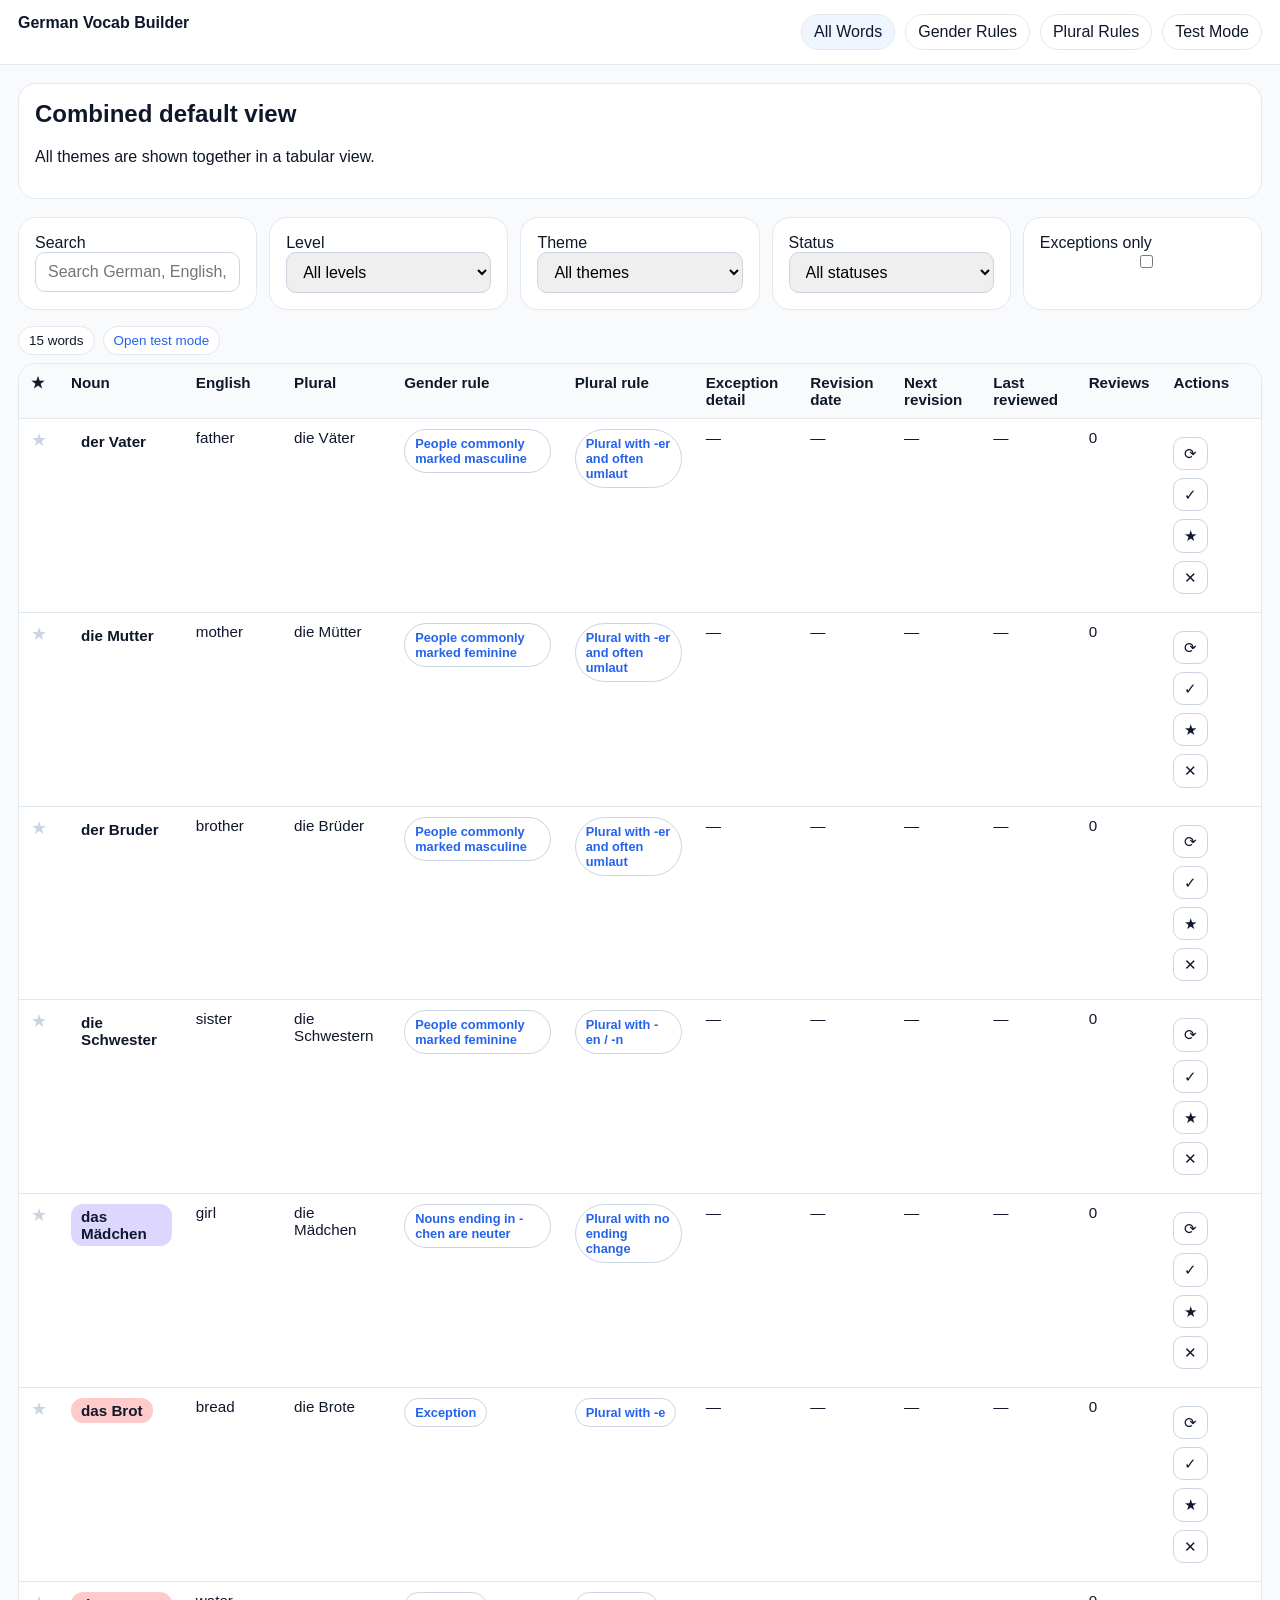
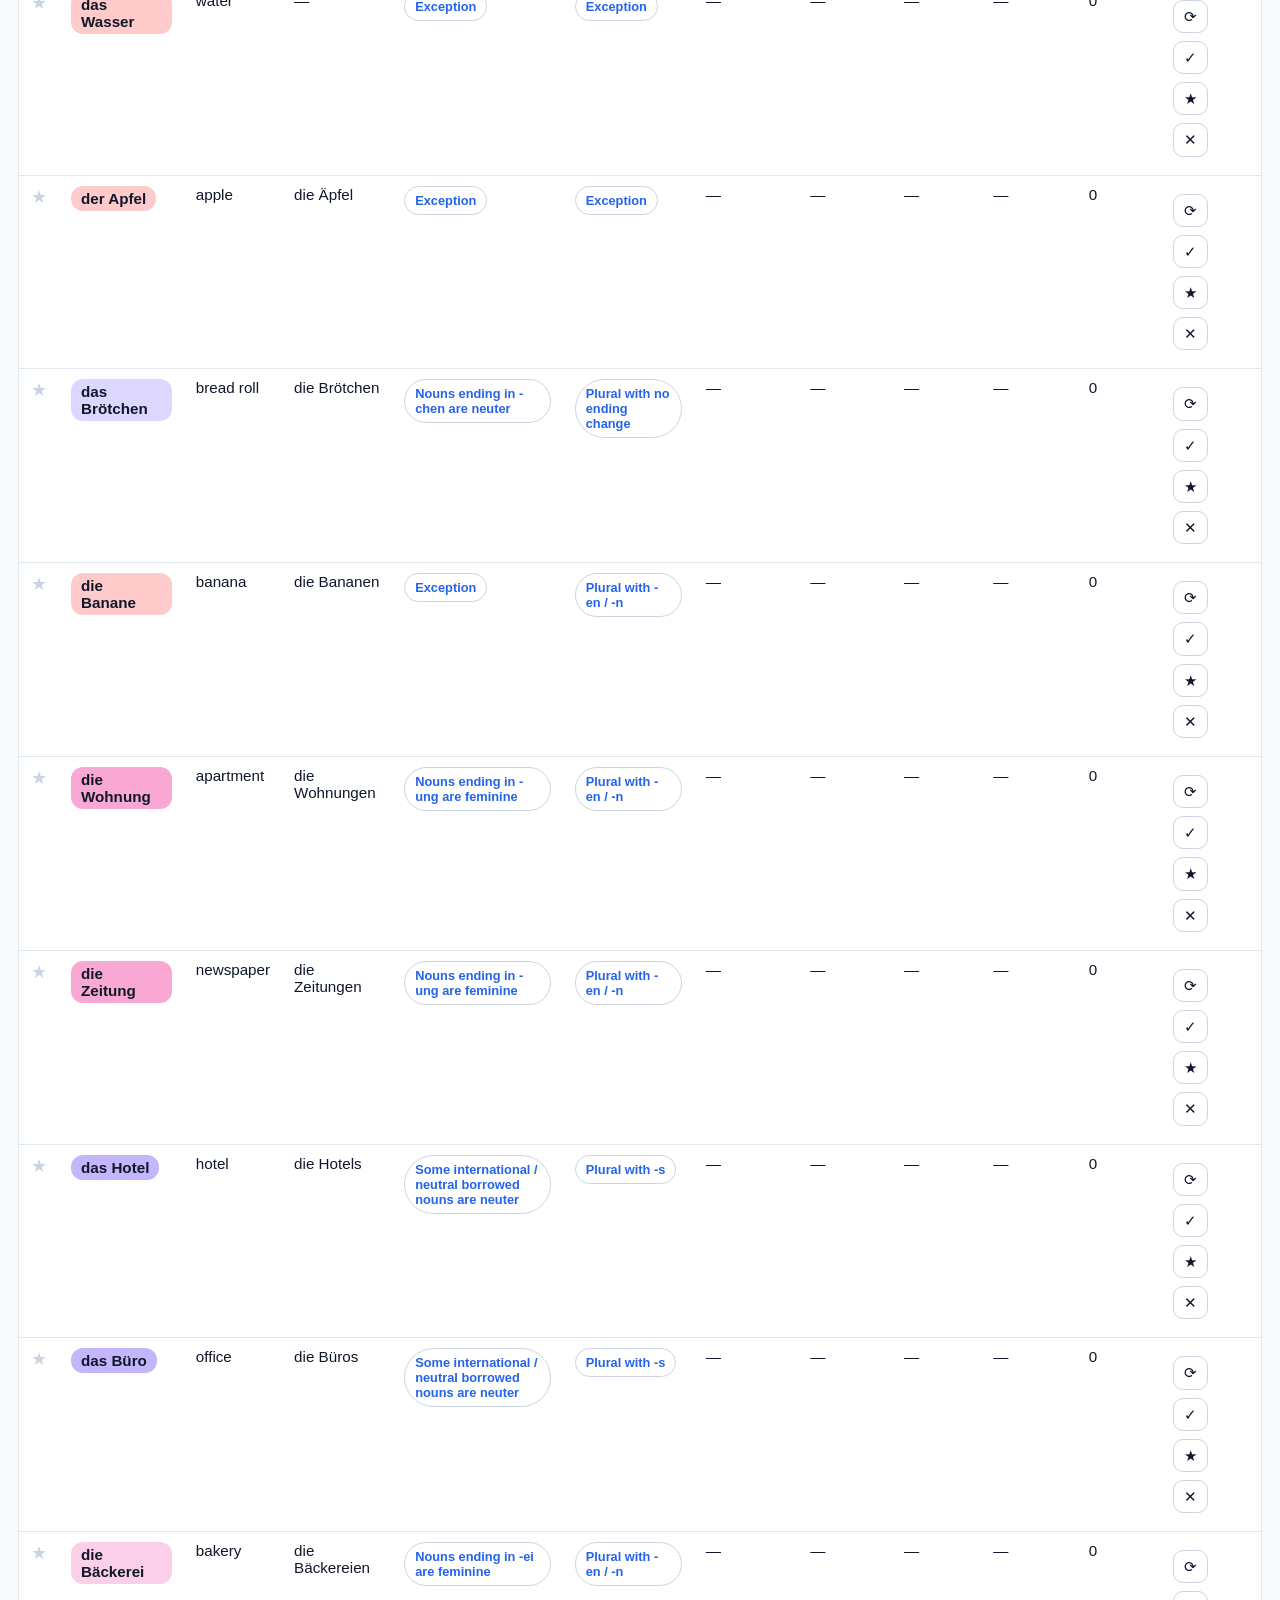
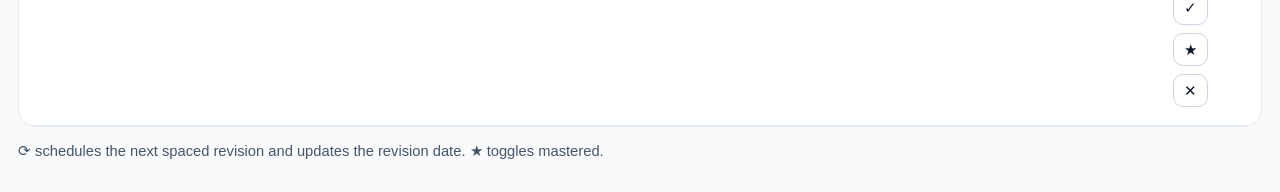
<file: index.html>
<!doctype html>
<html>
<head>
  <meta charset="utf-8">
  <meta name="viewport" content="width=device-width,initial-scale=1">
  <title>German Vocab Builder</title>
  <link rel="stylesheet" href="assets/style.css">
</head>
<body>
<header>
  <div class="topbar">
    <div class="brand">German Vocab Builder</div>
    <nav class="nav">
  <a class="active" href="index.html">All Words</a>
  <a href="gender-rules.html">Gender Rules</a>
  <a href="plural-rules.html">Plural Rules</a>
  <a href="test.html">Test Mode</a>
</nav>
  </div>
</header>

<main>
  <section class="hero">
    <h1 style="margin-top:0">Combined default view</h1>
    <p>All themes are shown together in a tabular view.</p>
  </section>

  <section class="controls">
    <div class="control">
      <label>Search</label>
      <input id="searchInput" placeholder="Search German, English, plural, exception">
    </div>

    <div class="control">
      <label>Level</label>
      <select id="levelFilter">
        <option value="">All levels</option>
        <option value="A1">A1</option>
        <option value="A2">A2</option>
        <option value="B1">B1</option>
      </select>
    </div>

    <div class="control">
      <label>Theme</label>
      <select id="themeFilter">
        <option value="">All themes</option>
      </select>
    </div>

    <div class="control">
      <label>Status</label>
      <select id="statusFilter">
        <option value="">All statuses</option>
        <option value="revision">Marked for revision</option>
        <option value="due">Due today / overdue</option>
        <option value="mastered">Mastered</option>
        <option value="new">New</option>
      </select>
    </div>

    <div class="control">
      <label>Exceptions only</label>
      <input id="exceptionOnly" type="checkbox">
    </div>
  </section>

  <div class="stats">
    <div class="stat" id="resultsCount">0 words</div>
    <div class="stat"><a href="test.html">Open test mode</a></div>
  </div>

  <section id="tableHost"></section>

  <p class="small">⟳ schedules the next spaced revision and updates the revision date. ★ toggles mastered.</p>
</main>

<script src="assets/app.js"></script>
<script src="assets/index.js"></script>
</body>
</html>
</file>
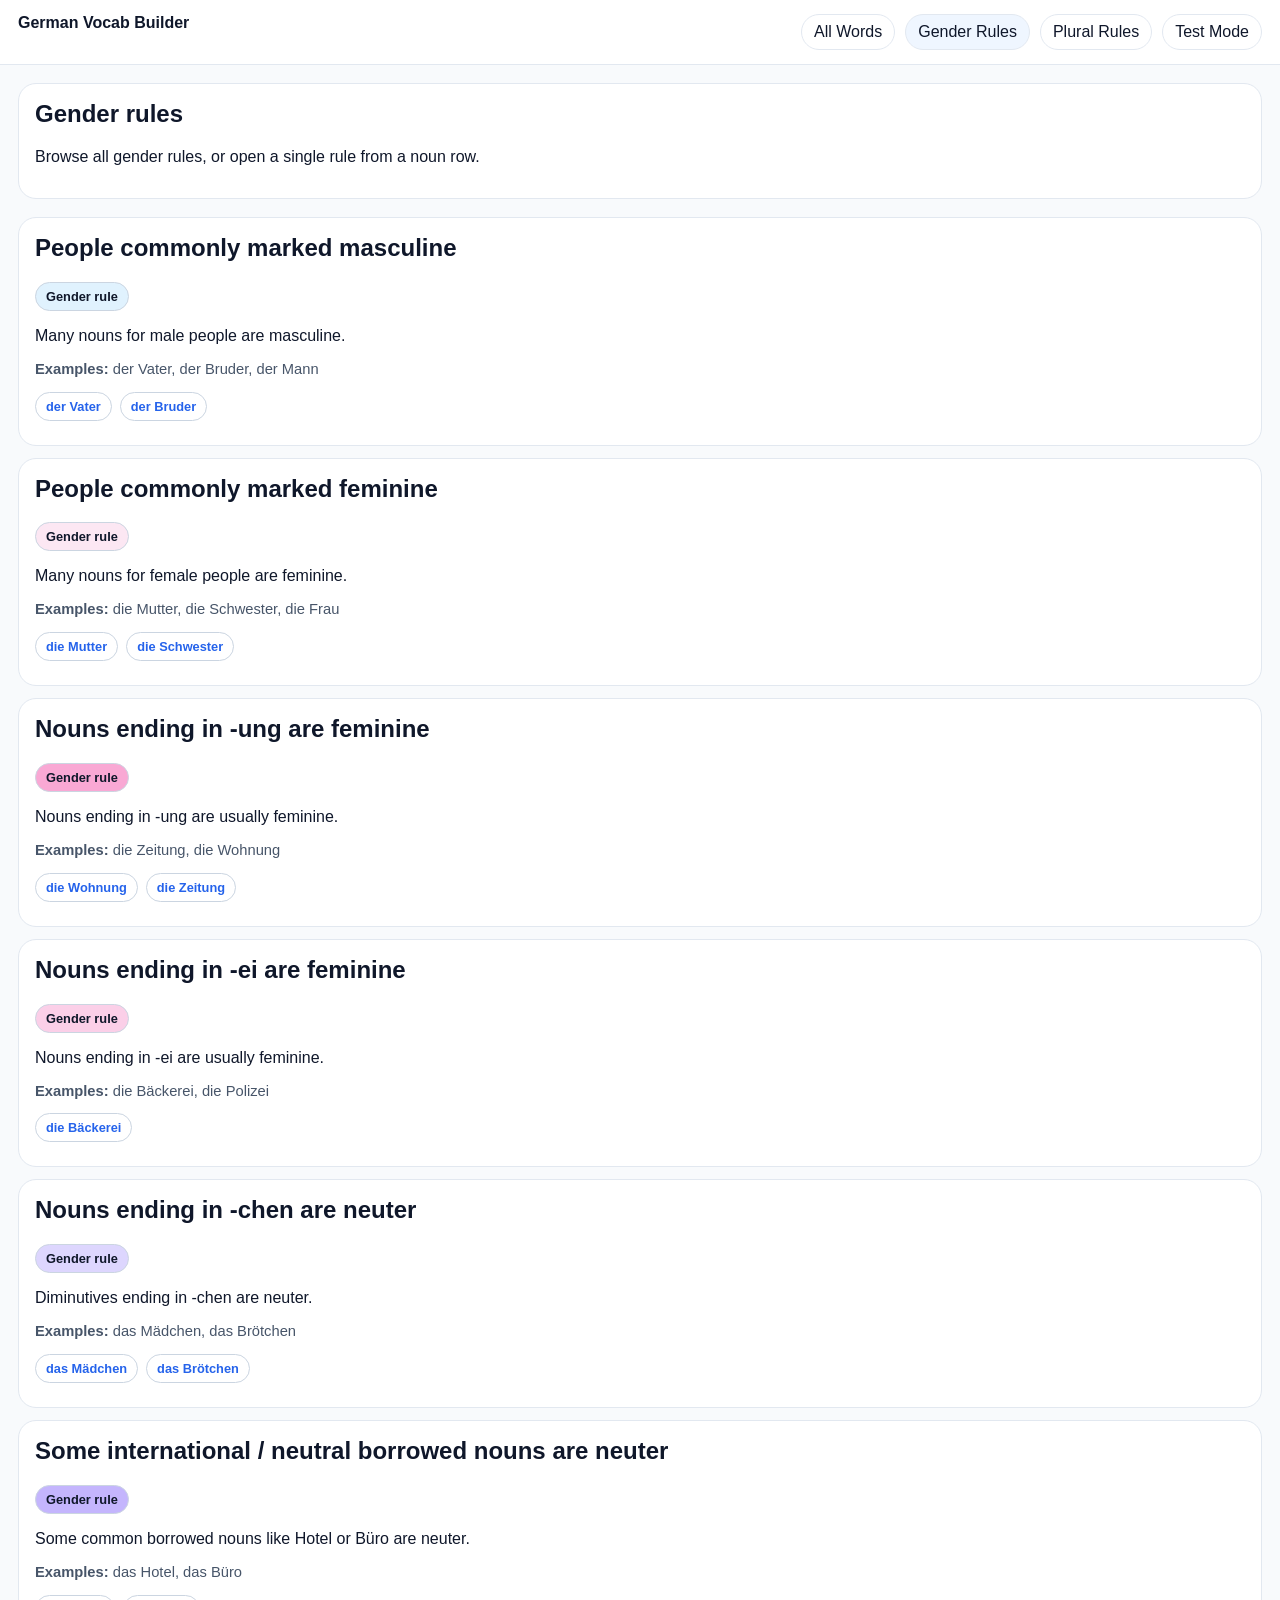
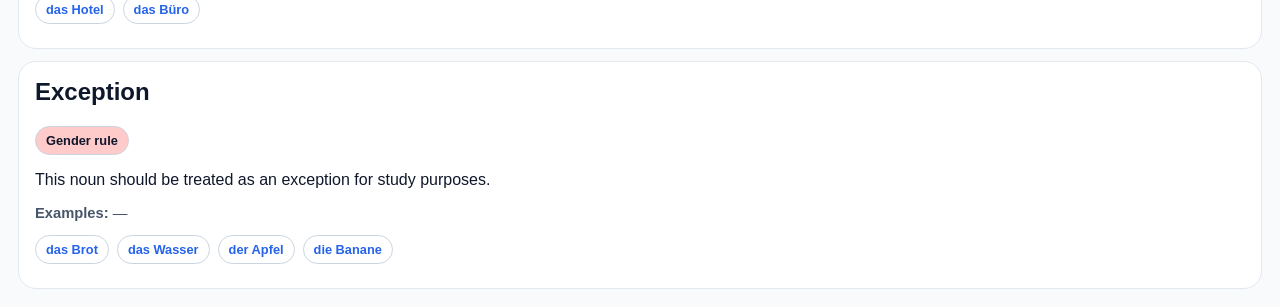
<file: gender-rules.html>
<!doctype html>
<html>
<head>
  <meta charset="utf-8">
  <meta name="viewport" content="width=device-width,initial-scale=1">
  <title>Gender Rules</title>
  <link rel="stylesheet" href="assets/style.css">
</head>
<body>
<header>
  <div class="topbar">
    <div class="brand">German Vocab Builder</div>
    <nav class="nav">
      <a href="index.html">All Words</a>
      <a class="active" href="gender-rules.html">Gender Rules</a>
      <a href="plural-rules.html">Plural Rules</a>
      <a href="test.html">Test Mode</a>
    </nav>
  </div>
</header>

<main>
  <section class="hero">
    <h1 style="margin-top:0">Gender rules</h1>
    <p>Browse all gender rules, or open a single rule from a noun row.</p>
  </section>

  <section id="rulesList" class="table-like"></section>
</main>

<script src="assets/app.js"></script>
<script src="assets/gender-rules.js"></script>
</body>
</html>
</file>
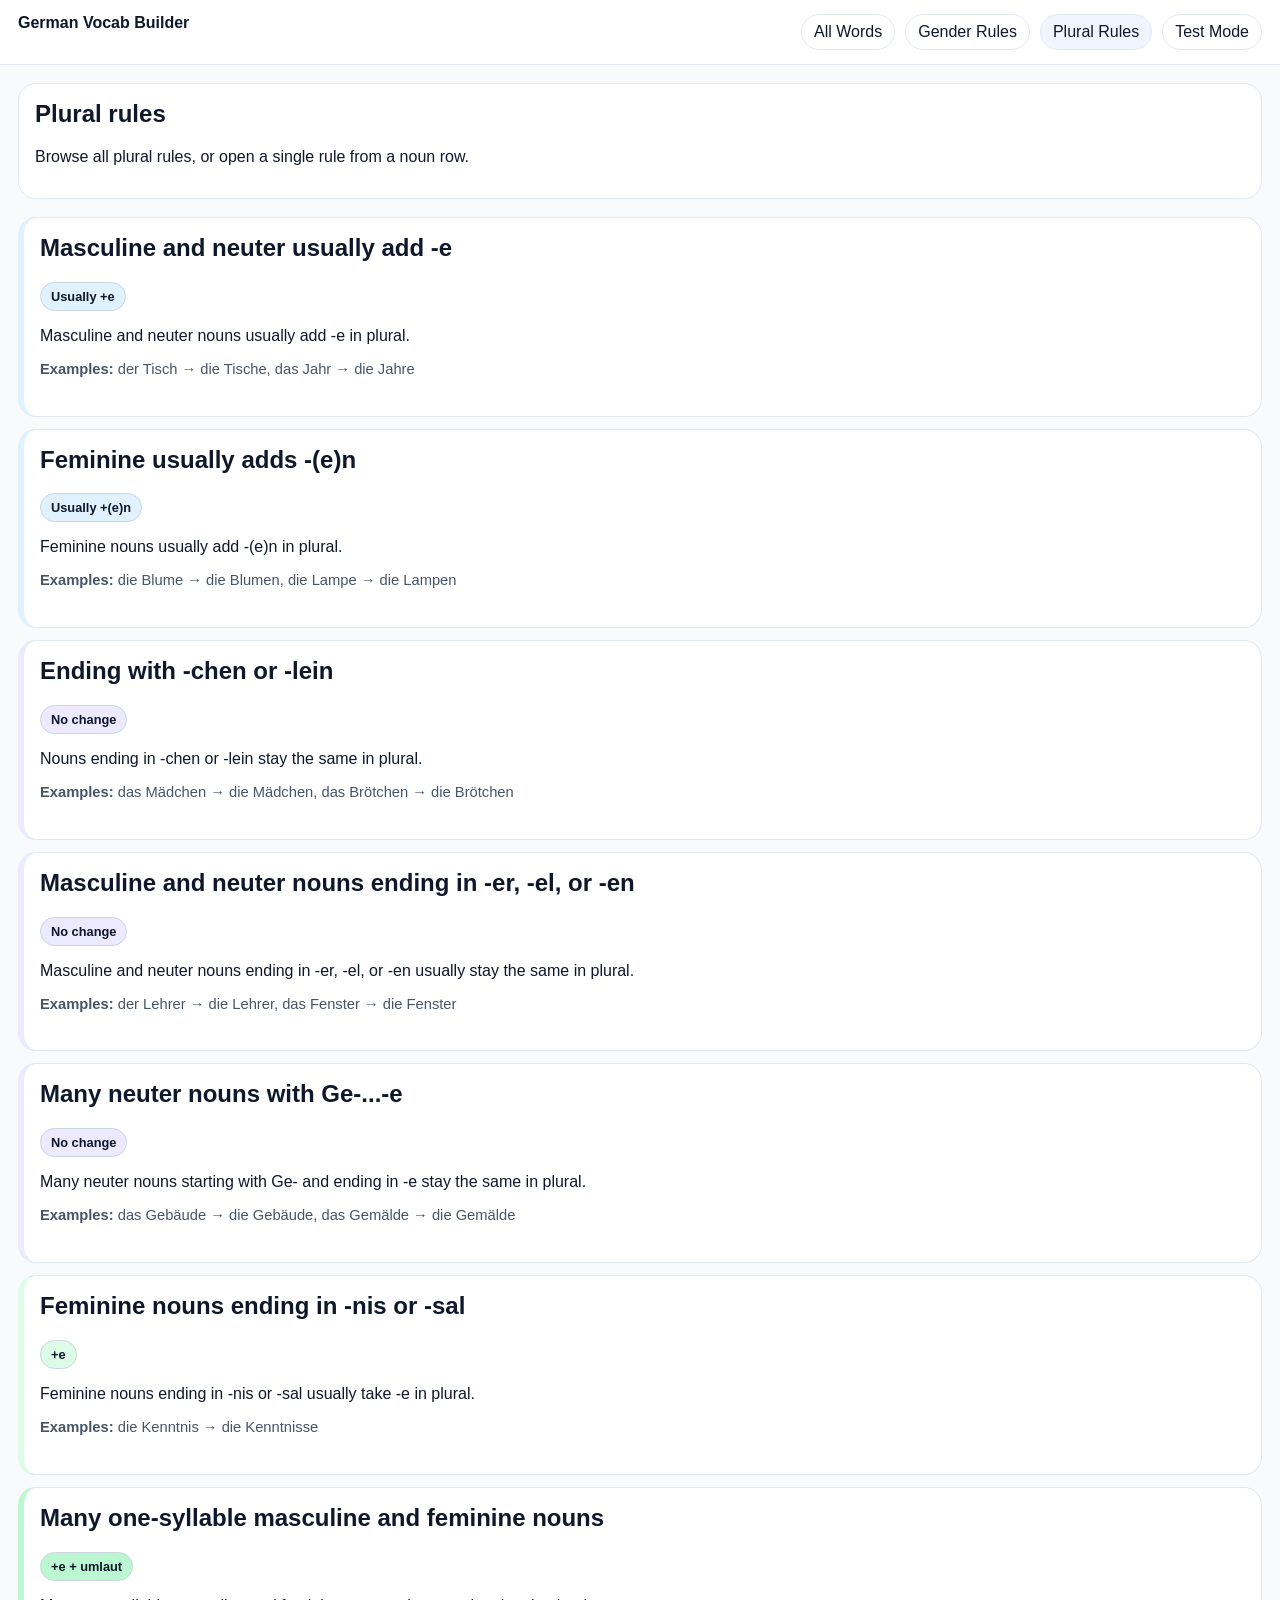
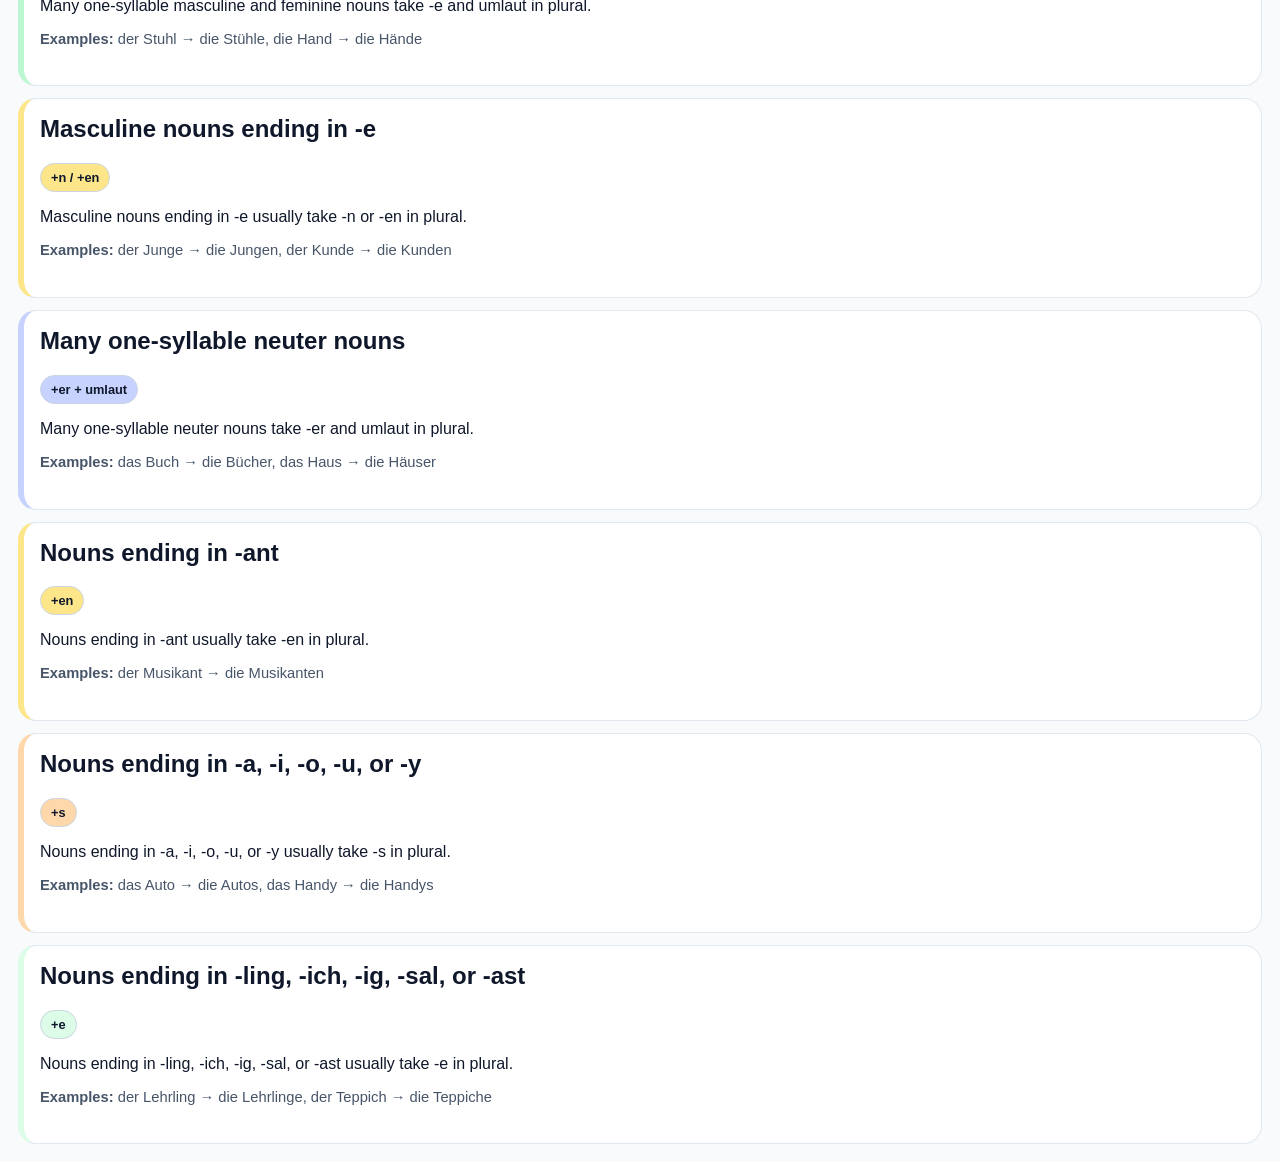
<file: plural-rules.html>
<!doctype html>
<html>
<head>
  <meta charset="utf-8">
  <meta name="viewport" content="width=device-width,initial-scale=1">
  <title>Plural Rules</title>
  <link rel="stylesheet" href="assets/style.css">
</head>
<body>
<header>
  <div class="topbar">
    <div class="brand">German Vocab Builder</div>
    <nav class="nav">
      <a href="index.html">All Words</a>
      <a href="gender-rules.html">Gender Rules</a>
      <a class="active" href="plural-rules.html">Plural Rules</a>
      <a href="test.html">Test Mode</a>
    </nav>
  </div>
</header>

<main>
  <section class="hero">
    <h1 style="margin-top:0">Plural rules</h1>
    <p>Browse all plural rules, or open a single rule from a noun row.</p>
  </section>

  <section id="rulesList" class="table-like"></section>
</main>

<script src="assets/app.js"></script>
<script src="assets/plural-rules.js"></script>
</body>
</html>
</file>
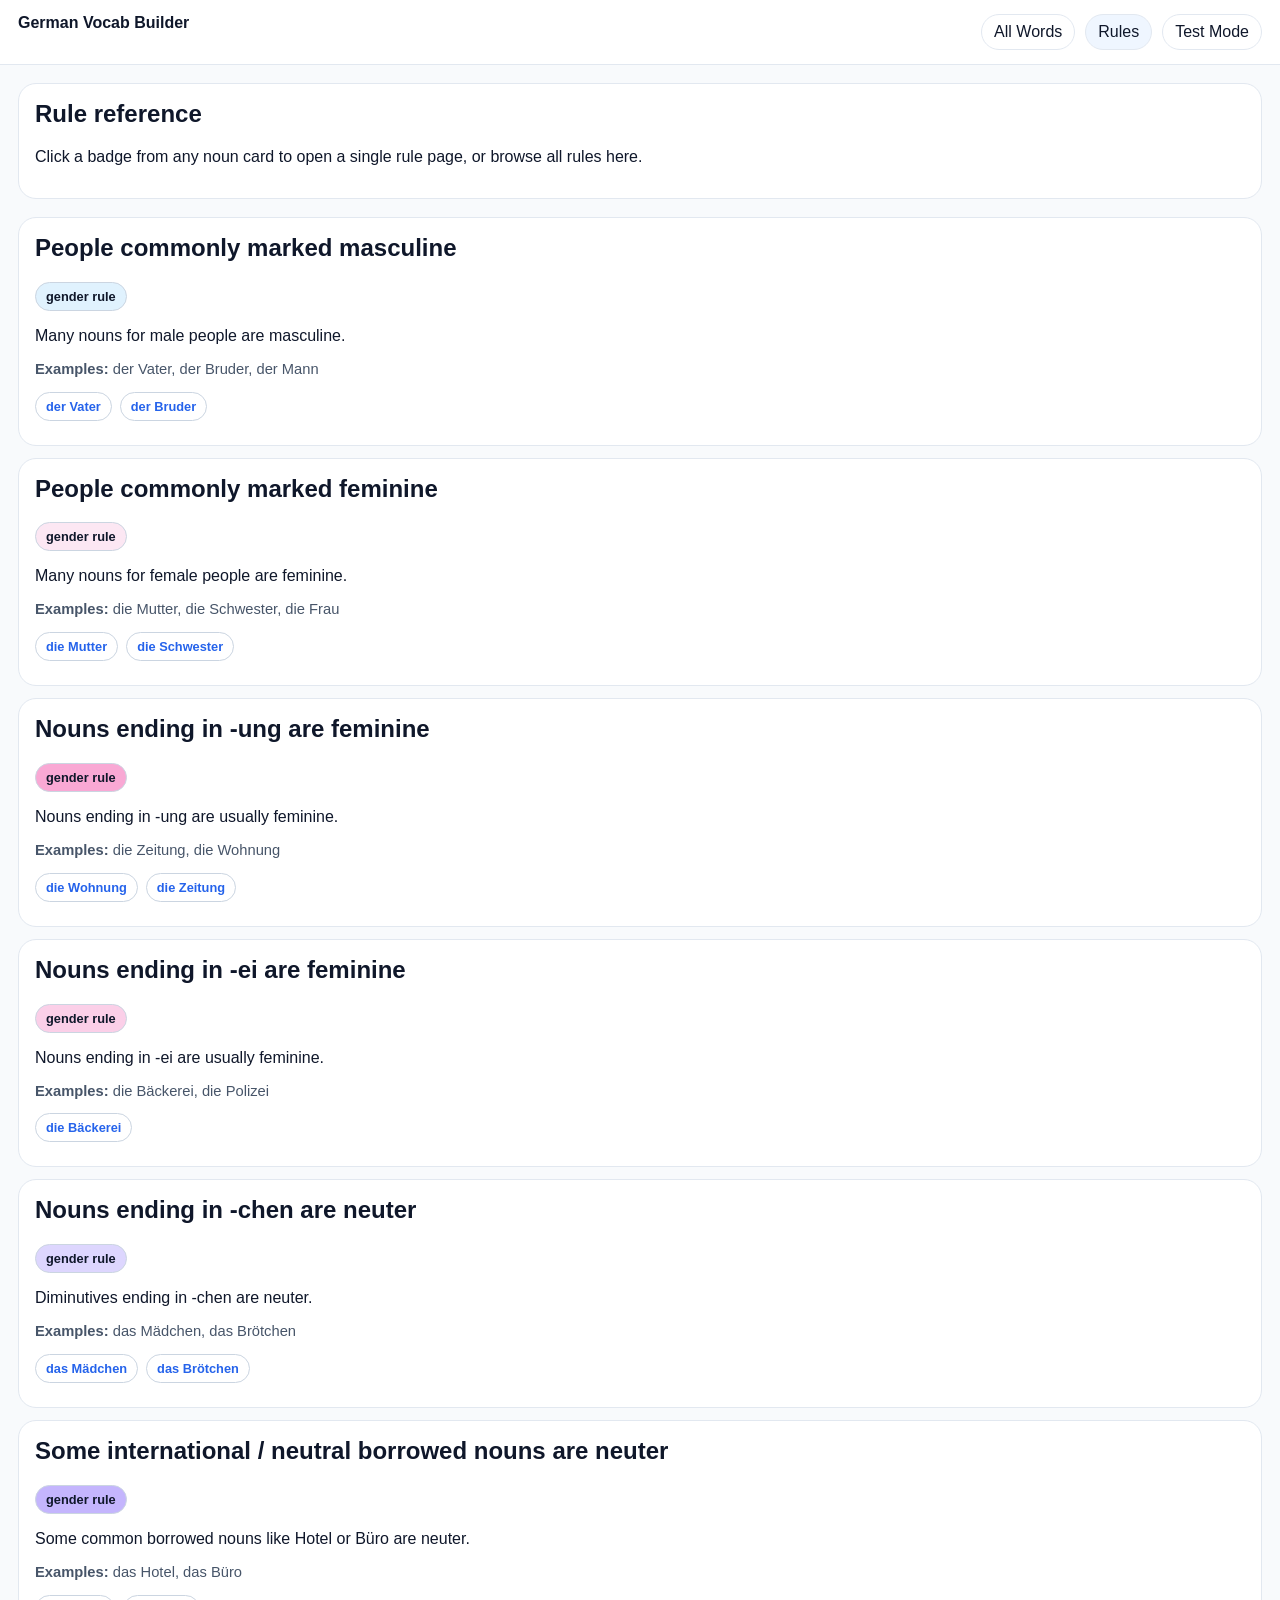
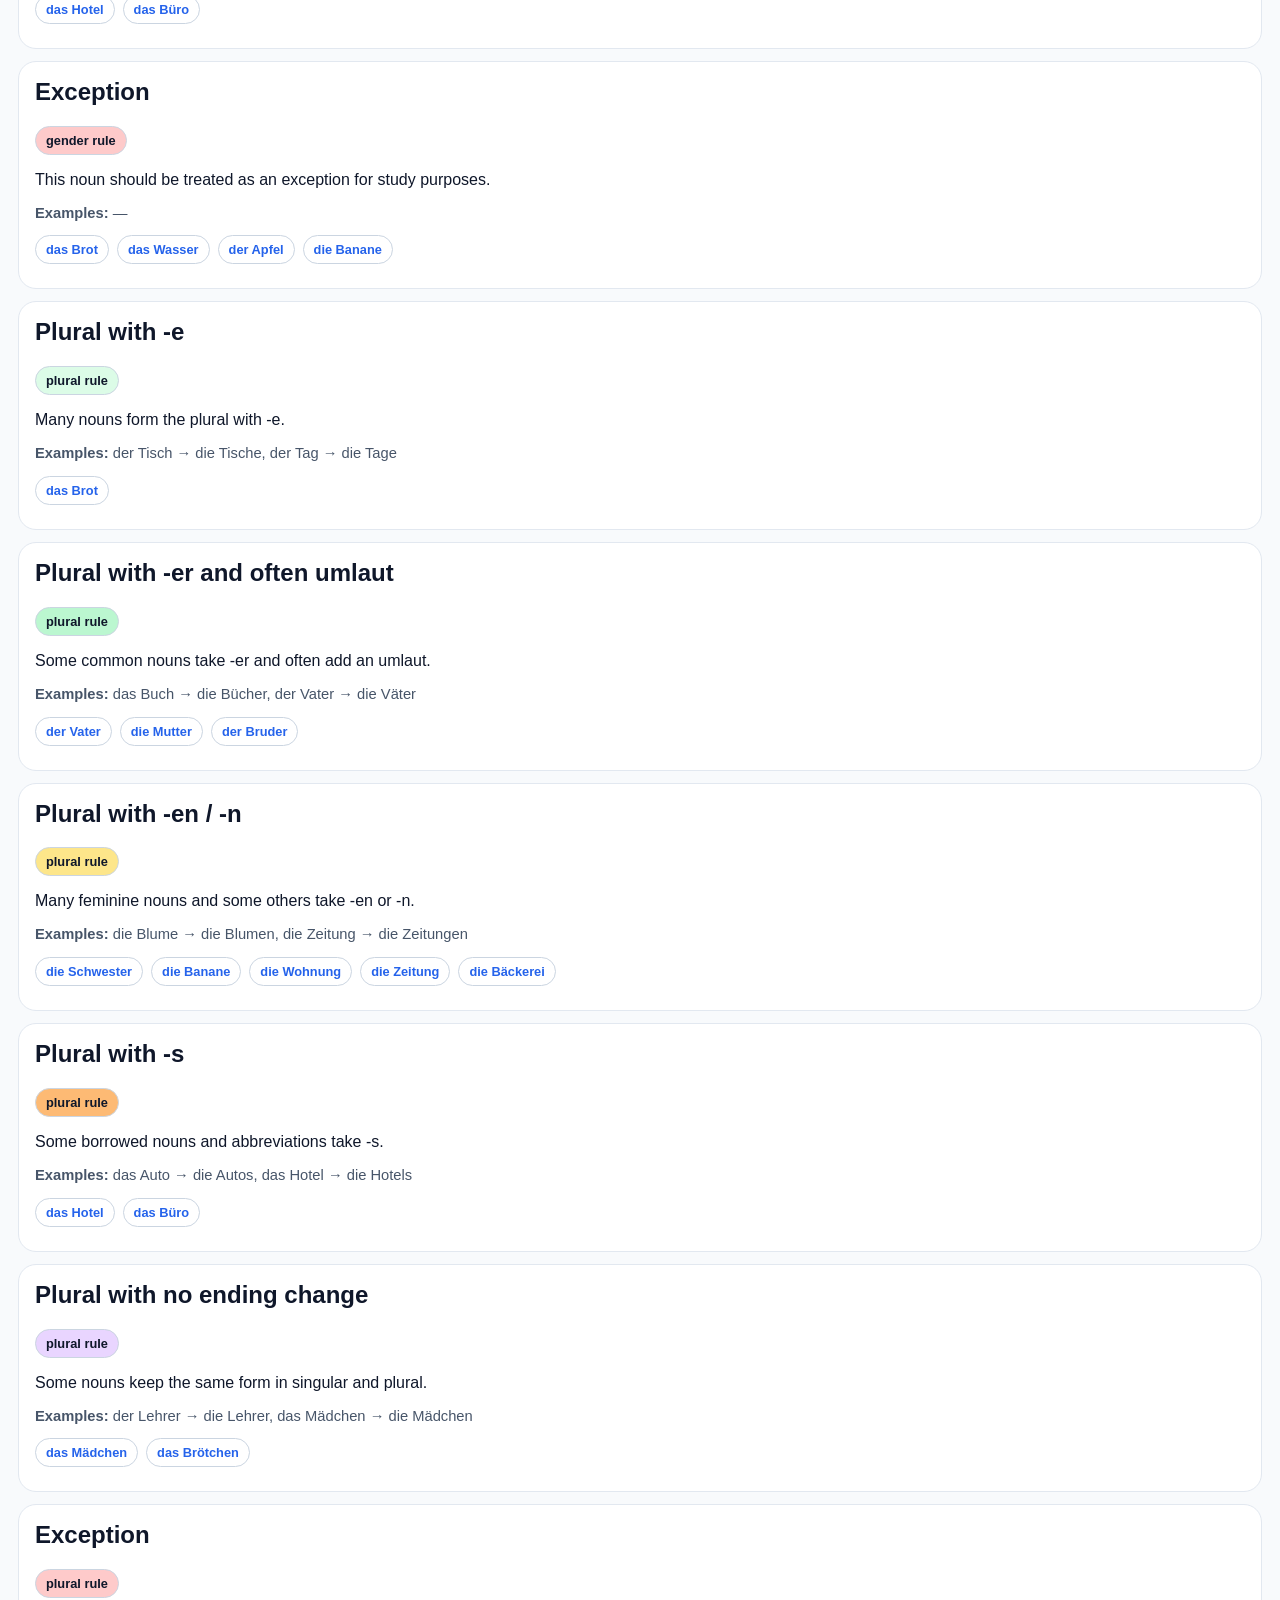
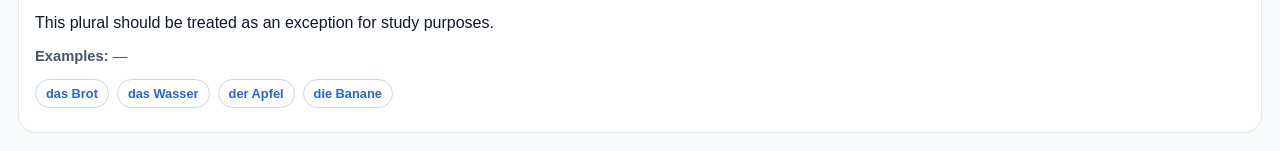
<file: rules.html>
<!doctype html><html><head><meta charset="utf-8"><meta name="viewport" content="width=device-width,initial-scale=1"><title>Rules</title><link rel="stylesheet" href="assets/style.css"></head><body><header><div class="topbar"><div class="brand">German Vocab Builder</div><nav class="nav"><a href="index.html">All Words</a><a class="active" href="rules.html">Rules</a><a href="test.html">Test Mode</a></nav></div></header><main><section class="hero"><h1 style="margin-top:0">Rule reference</h1><p>Click a badge from any noun card to open a single rule page, or browse all rules here.</p></section><section id="rulesList" class="table-like"></section></main><script src="assets/app.js"></script><script src="assets/rules.js"></script></body></html>
</file>
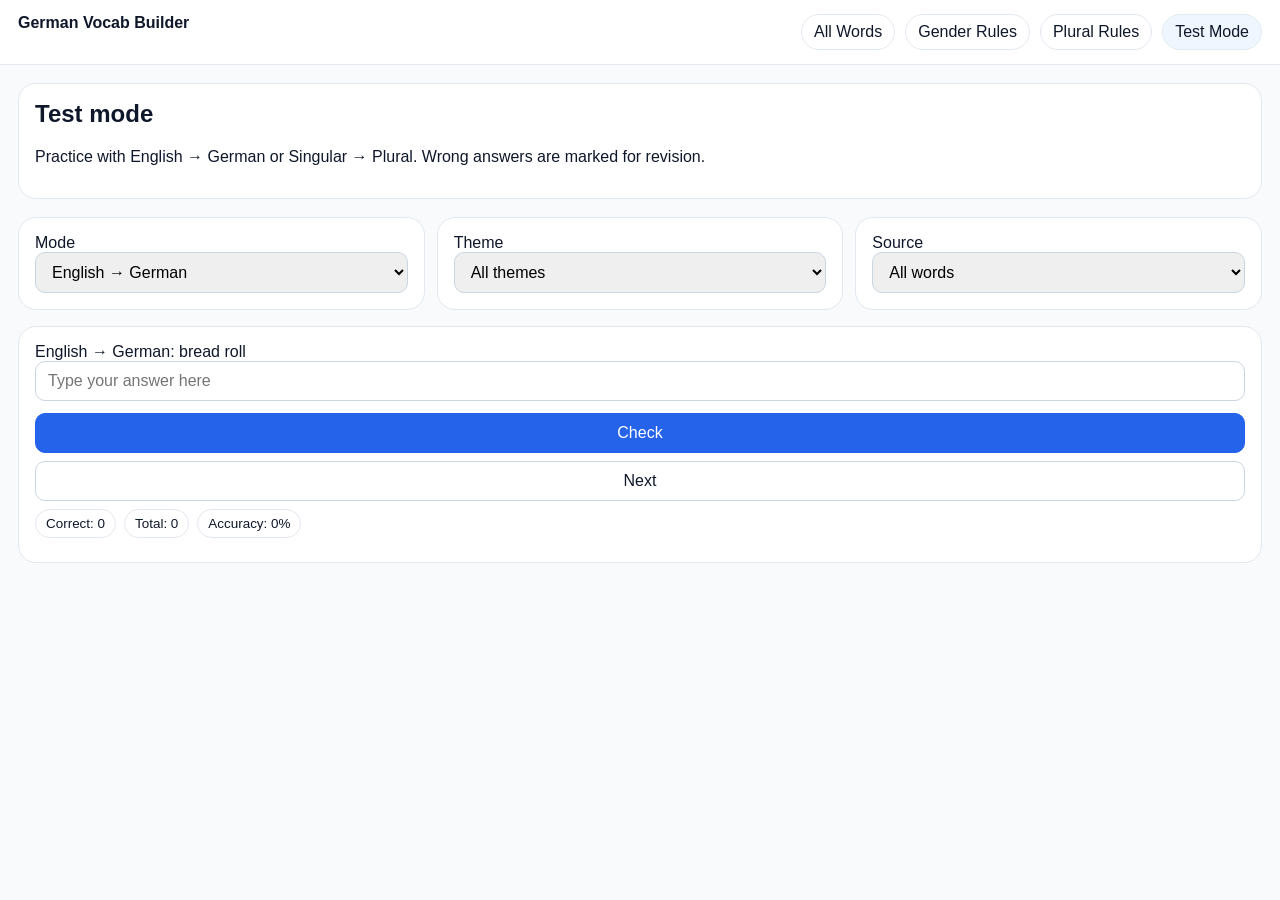
<file: test.html>
<!doctype html><html><head><meta charset="utf-8"><meta name="viewport" content="width=device-width,initial-scale=1"><title>Test Mode</title><link rel="stylesheet" href="assets/style.css"></head><body><header><div class="topbar"><div class="brand">German Vocab Builder</div><nav class="nav">
  <a href="index.html">All Words</a>
  <a href="gender-rules.html">Gender Rules</a>
  <a href="plural-rules.html">Plural Rules</a>
  <a class="active" href="test.html">Test Mode</a>
</nav></div></header><main><section class="hero"><h1 style="margin-top:0">Test mode</h1><p>Practice with English → German or Singular → Plural. Wrong answers are marked for revision.</p></section><section class="test-controls"><div class="panel"><label>Mode</label><select id="testMode"><option value="english-german">English → German</option><option value="singular-plural">Singular → Plural</option></select></div><div class="panel"><label>Theme</label><select id="testTheme"><option value="">All themes</option></select></div><div class="panel"><label>Source</label><select id="testSource"><option value="all">All words</option><option value="revision">Marked for revision</option><option value="due">Due today / overdue</option></select></div></section><section class="panel"><div id="prompt" class="word">Loading...</div><input id="answerInput" placeholder="Type your answer here"><div class="row" style="margin-top:12px"><button id="checkBtn" class="primary">Check</button><button id="nextBtn">Next</button></div><div id="feedback"></div><div id="stats" class="stats"></div></section></main><script src="assets/app.js"></script><script src="assets/test.js"></script></body></html>
</file>
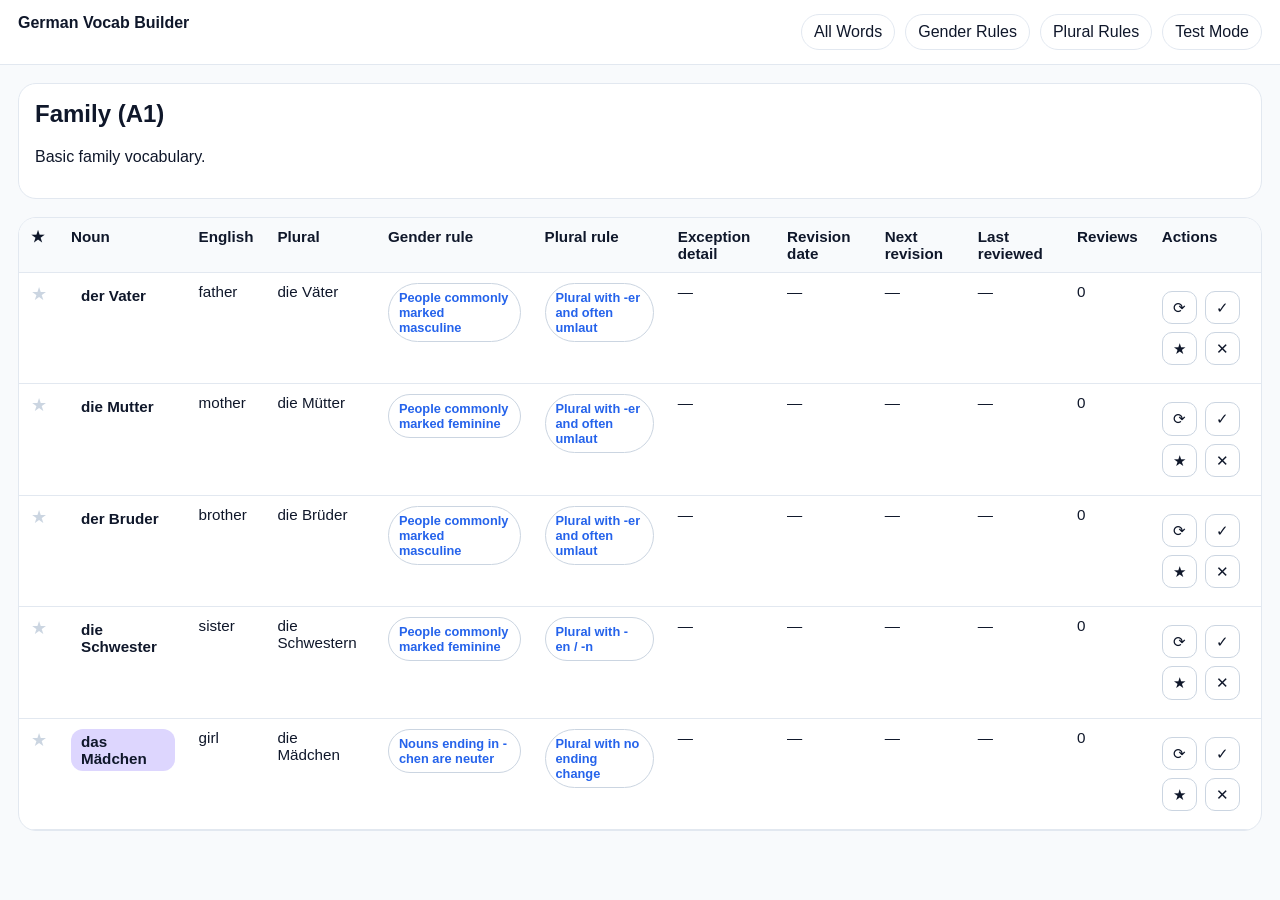
<file: theme.html>
<!doctype html>
<html>
<head>
  <meta charset="utf-8">
  <meta name="viewport" content="width=device-width,initial-scale=1">
  <title>Theme</title>
  <link rel="stylesheet" href="assets/style.css">
</head>
<body>
<header>
  <div class="topbar">
    <div class="brand">German Vocab Builder</div>
    <nav class="nav">
  <a href="index.html">All Words</a>
  <a href="gender-rules.html">Gender Rules</a>
  <a href="plural-rules.html">Plural Rules</a>
  <a href="test.html">Test Mode</a>
</nav>
  </div>
</header>

<main>
  <section class="hero">
    <h1 id="themeTitle" style="margin-top:0">Theme</h1>
    <p id="themeDescription"></p>
  </section>

  <section id="tableHost"></section>
</main>

<script src="assets/app.js"></script>
<script src="assets/theme.js"></script>
</body>
</html>
</file>
<file: assets/style.css>
:root{
  --bg:#f8fafc;
  --card:#fff;
  --line:#e2e8f0;
  --text:#0f172a;
  --muted:#475569;
  --accent:#2563eb;
  --chip:#eff6ff;
  --star:#f59e0b;
    --default: #e0f2fe;
  --no-change: #ede9fe;
  --e: #dcfce7;
  --e-umlaut: #bbf7d0;
  --en: #fde68a;
  --er-umlaut: #c7d2fe;
  --s: #fed7aa;
  --exception: #fecaca;
}
*{box-sizing:border-box}
body{
  margin:0;
  font-family:Arial,Helvetica,sans-serif;
  color:var(--text);
  background:var(--bg)
}
a{color:var(--accent);text-decoration:none}
a:hover{text-decoration:underline}
header{
  position:sticky;
  top:0;
  background:#ffffffee;
  backdrop-filter:blur(10px);
  border-bottom:1px solid var(--line);
  z-index:10
}
.topbar{
  max-width:1400px;
  margin:auto;
  padding:14px 18px;
  display:flex;
  gap:12px;
  justify-content:space-between;
  flex-wrap:wrap
}
.brand{font-weight:700}
.nav{display:flex;gap:10px;flex-wrap:wrap}
.nav a,button{
  background:var(--card);
  border:1px solid var(--line);
  padding:8px 12px;
  border-radius:999px;
  color:var(--text);
  cursor:pointer
}
.nav a.active{background:var(--chip)}
main{
  max-width:1400px;
  margin:auto;
  padding:18px
}
.hero,.control,.panel,.rule-box{
  background:var(--card);
  border:1px solid var(--line);
  border-radius:18px;
  padding:16px
}
.hero{margin-bottom:18px}
.controls,.test-controls{
  display:grid;
  gap:12px;
  grid-template-columns:repeat(auto-fit,minmax(180px,1fr));
  margin:16px 0
}
input,select,button{
  width:100%;
  padding:10px 12px;
  border-radius:10px;
  border:1px solid #cbd5e1;
  font:inherit
}
.primary{
  background:var(--accent);
  color:#fff;
  border-color:var(--accent)
}
.row,.stats{
  display:flex;
  gap:8px;
  flex-wrap:wrap;
  align-items:center;
  margin:8px 0
}

.badge {
  display: inline-block;
  padding: 6px 10px;
  border-radius: 999px;
  font-size: 0.8rem;
  font-weight: 600;
  border: 1px solid #cbd5e1;
}
.stat{
  display:inline-flex;
  align-items:center;
  border-radius:999px;
  padding:6px 10px;
  font-size:.84rem;
  border:1px solid var(--line);
  background:#fff
}
.small{
  color:var(--muted);
  font-size:.92rem
}
.table-wrap{
  overflow:auto;
  background:#fff;
  border:1px solid var(--line);
  border-radius:18px
}
.vocab-table{
  width:100%;
  border-collapse:collapse;
  font-size:.95rem
}
.vocab-table th,.vocab-table td{
  padding:10px 12px;
  border-bottom:1px solid var(--line);
  vertical-align:top;
  text-align:left
}
.vocab-table th{
  position:sticky;
  top:0;
  background:#f8fafc;
  z-index:1
}
.vocab-table tr:hover{background:#fafcff}
.word-pill{
  display:inline-block;
  padding:4px 10px;
  border-radius:12px;
  font-weight:700
}
.exception{background:#fecaca}
.star{
  font-size:1.15rem;
  color:#cbd5e1
}
.star.filled{color:var(--star)}
.icon-btn{
  width:auto;
  padding:8px 10px;
  border-radius:10px;
  line-height:1
}
.answer{
  margin-top:12px;
  padding:12px;
  border-radius:12px;
  background:#fff;
  border:1px solid var(--line)
}
.correct{
  background:#f0fdf4;
  border-color:#86efac
}
.incorrect{
  background:#fef2f2;
  border-color:#fca5a5
}
.table-like{display:grid;gap:12px}
</file>
